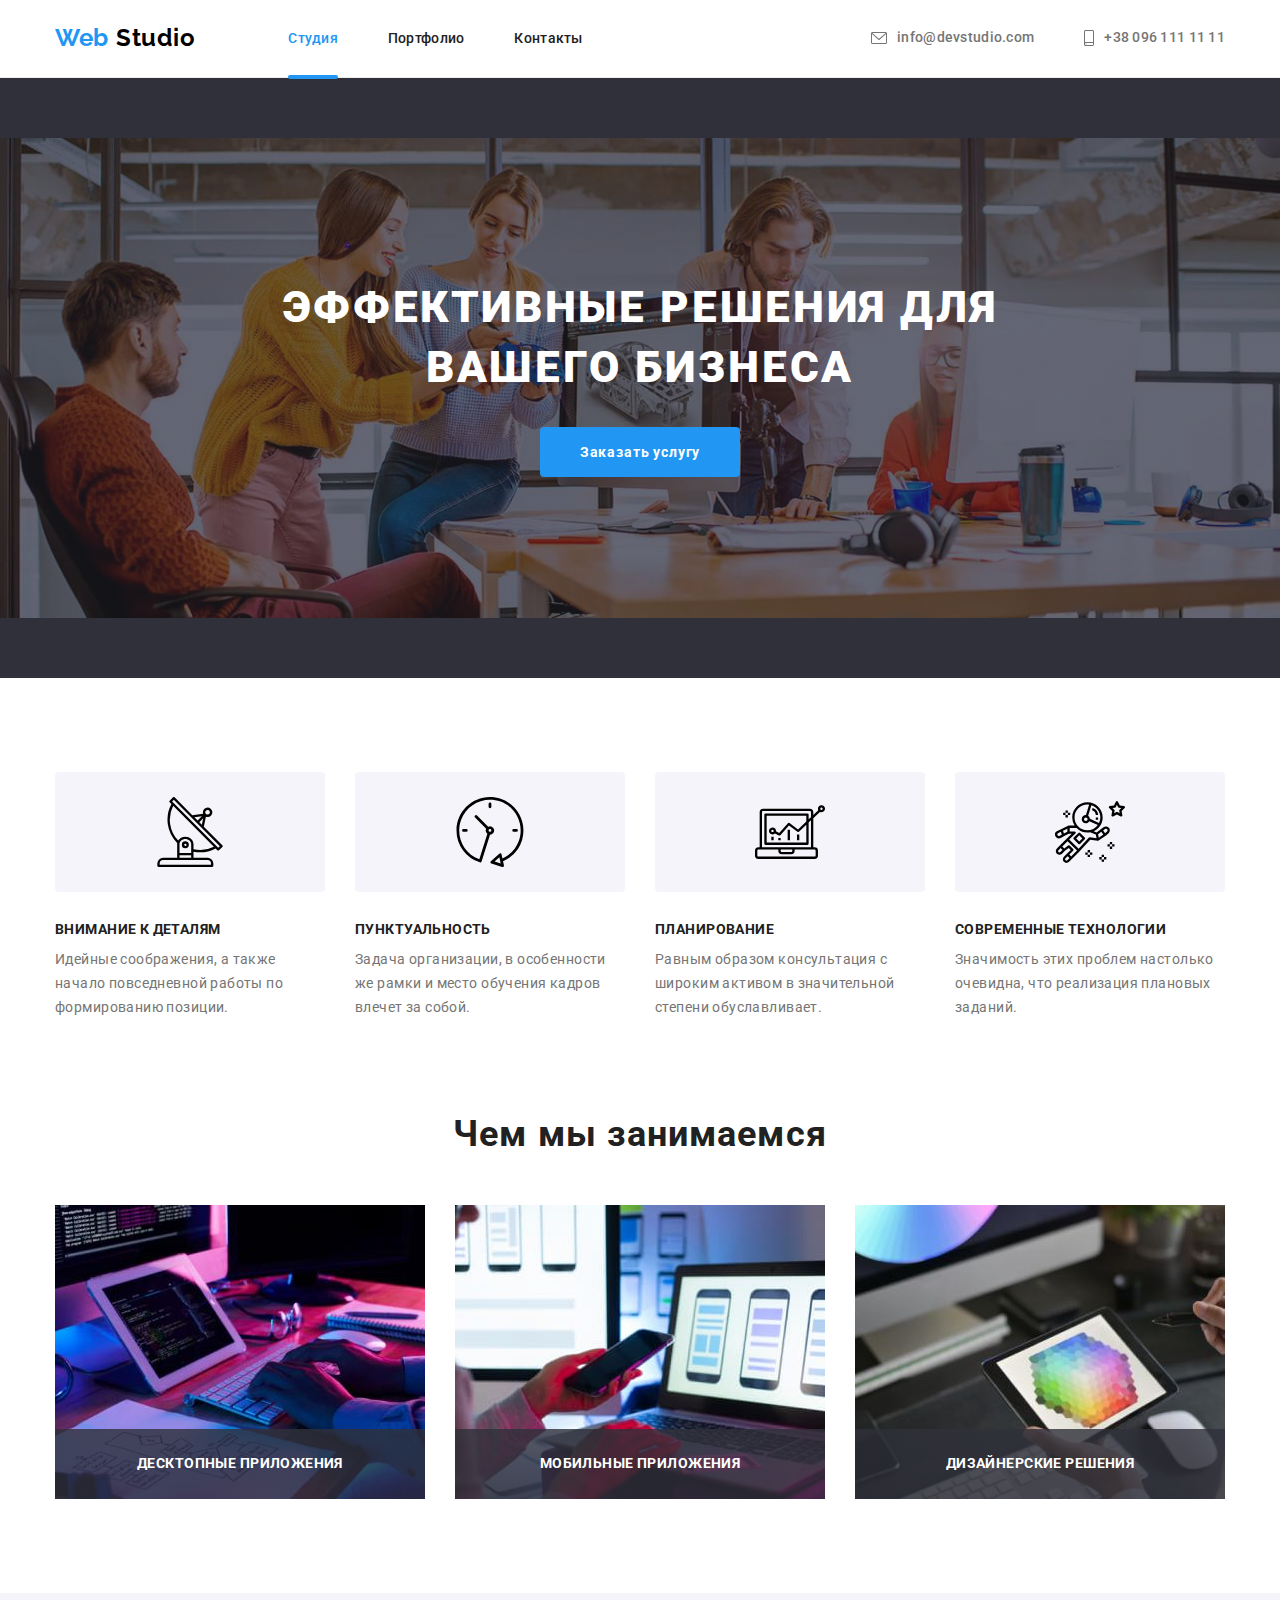
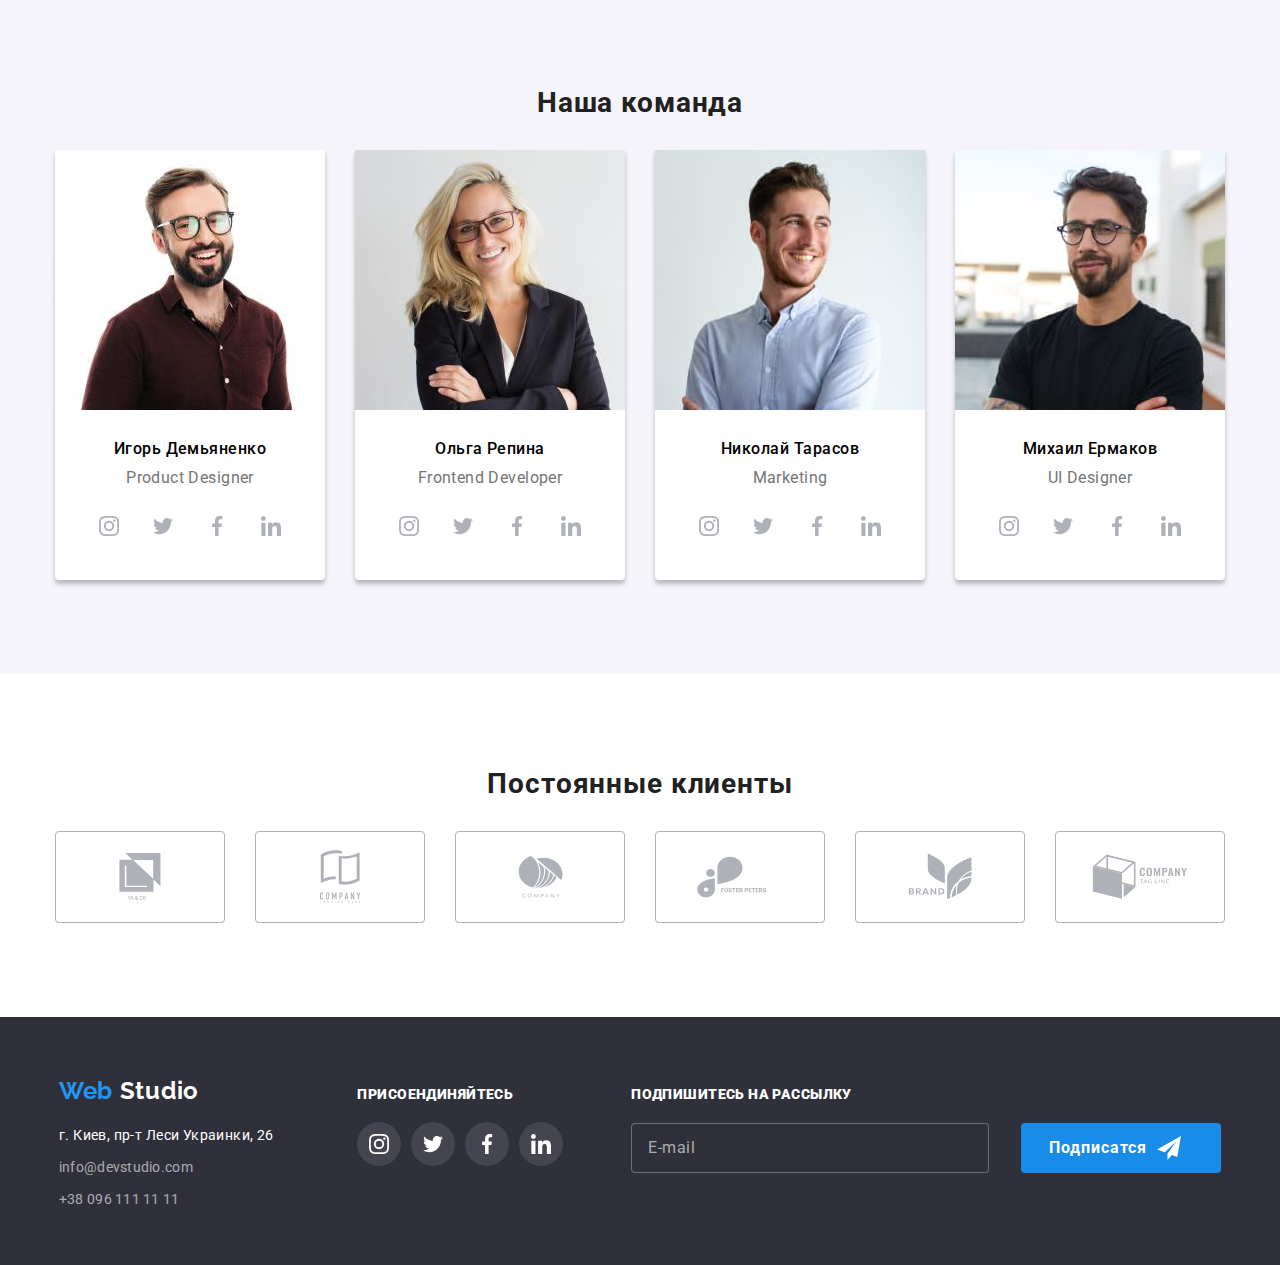
<file: index.html>
<!DOCTYPE html>
<html lang="ru">
  <head>
    <meta charset="UTF-8" />
    <meta http-equiv="X-UA-Compatible" content="IE=edge" />
    <meta name="viewport" content="width=device-width, initial-scale=1.0" />
    <title>Document</title>
    <link rel="preconnect" href="https://fonts.googleapis.com" />
    <link rel="preconnect" href="https://fonts.gstatic.com" crossorigin />
    <link
      href="https://fonts.googleapis.com/css2?family=Raleway:wght@700&family=Roboto:wght@400;500;700;900&display=swap"
      rel="stylesheet"
    />
    <link
      rel="stylesheet"
      href="https://cdnjs.cloudflare.com/ajax/libs/modern-normalize/1.1.0/modern-normalize.min.css"
    />
    <link rel="stylesheet" href="./css/main.min.css" />

    <!-- head -->
  </head>
  <body>
    <header class="header">
      <div class="container">
        <nav class="container__nav">
          <a href="index.html" class="logo link">
            <span class="logo__part--blue">Web</span>
            <span class="logo__part--black">Studio</span>
          </a>
          <ul class="navigations list">
            <li class="navigations-nl">
              <a href="" class="navigations__link navigations__link--current link">Студия</a>
            </li>
            <li class="navigations-nl">
              <a href="./portfolio.html" class="navigations__link link">Портфолио</a>
            </li>
            <li class="navigations-nl"><a href="" class="navigations__link link">Контакты</a></li>
          </ul>
        </nav>
        <ul class="contacts list">
          <li class="contacts__part">
            <a href="mailto" class="contacts__item link">
              <svg class="contacts__pict" width="16" height="12">
                <use href="./img/symbol-defs.svg#icon-envelope-hover"></use></svg
              >info@devstudio.com</a
            >
          </li>
          <li class="contacts__part">
            <a href="tel:+380961111111" class="contacts__item link"
              ><svg class="contacts__pict" width="10" height="16">
                <use href="./img/symbol-defs.svg#icon-smartphone"></use></svg
              >+38 096 111 11 11</a
            >
          </li>
        </ul>
        <button class="menu-open" type="button">
          <svg class="menu-svd" width="40" height="40">
            <use href="./img/menu-but.svg#icon-menu_40px"></use>
          </svg>
        </button>
        <div class="mob-menu is-hidden">
          <div class="mob-cotainer">
            <div>
              <button class="menu-close" type="button">
                <svg class="menu-svd" width="40" height="40">
                  <use href="./img/mod-svg.svg#icon-close_40px"></use>
                </svg>
              </button>
              <ul class="mob-navigations list">
                <li class="mob-navigations-item">
                  <a href="" class="mob-navigations-link current link">Студия</a>
                </li>
                <li class="mob-navigations-item">
                  <a href="./portfolio.html" class="mob-navigations-link link">Портфолио</a>
                </li>
                <li class="mob-navigations-item">
                  <a href="" class="mob-navigations-link link">Контакты</a>
                </li>
              </ul>
            </div>
            <div>
              <ul class="mob-contacts list">
                <li class="mob-contacts-item">
                  <a href="tel:+380961111111" class="mob-contacts-tel link">+38 096 111 11 11</a>
                </li>
                <li class="mob-contacts-item">
                  <a href="mailto" class="mob-contacts-link link"> info@devstudio.com</a>
                </li>
              </ul>
              <ul class="mob-soc-list">
                <li class="mob-soc-item list">
                  <a href="mailto" class="mob-soc-link link"> Instagram</a>
                </li>
                <li class="mob-soc-item list">
                  <a href="mailto" class="mob-soc-link link"> Twitter</a>
                </li>
                <li class="mob-soc-item list">
                  <a href="mailto" class="mob-soc-link link"> Facebook</a>
                </li>
                <li class="mob-soc-item list">
                  <a href="mailto" class="mob-soc-link link"> LinkedIn</a>
                </li>
              </ul>
            </div>
          </div>
        </div>
      </div>
    </header>

    <!-- hero -->
    <main class="main-content">
      <section class="hero">
        <div class="container">
          <div class="hero-content">
            <h1 class="hero-head">Эффективные решения для вашего бизнеса</h1>
            <button type="button" class="btn-hero" data-modal-open>Заказать услугу</button>
          </div>
        </div>
      </section>

      <!-- наши ценности -->

      <section class="task">
        <div class="container">
          <h2 class="visually-hidden">Главное в нашей работе</h2>
          <ul class="task-list list">
            <li class="task-item">
              <div class="task-pic">
                <svg class="task-list-pict" width="70" height="70">
                  <use href="./img/symbol-defs.svg#icon-antenna-1"></use>
                </svg>
              </div>
              <h3 class="details">Внимание к деталям</h3>
              <p class="details-text">
                Идейные соображения, а также начало повседневной работы по формированию позиции.
              </p>
            </li>
            <li class="task-item">
              <div class="task-pic">
                <svg class="task-list-pict" width="70" height="70">
                  <use href="./img/symbol-defs.svg#icon-clock-1"></use>
                </svg>
              </div>
              <h3 class="punctuality">Пунктуальность</h3>
              <p class="punctuality-text">
                Задача организации, в особенности же рамки и место обучения кадров влечет за собой.
              </p>
            </li>
            <li class="task-item">
              <div class="task-pic">
                <svg class="task-list-pict" width="70" height="70">
                  <use href="./img/symbol-defs.svg#icon-diagram-1"></use>
                </svg>
              </div>
              <h3 class="planning">Планирование</h3>
              <p class="planning-text">
                Равным образом консультация с широким активом в значительной степени обуславливает.
              </p>
            </li>
            <li class="task-item">
              <div class="task-pic">
                <svg class="task-list-pict" width="70" height="70">
                  <use href="./img/symbol-defs.svg#icon-astronaut-1"></use>
                </svg>
              </div>
              <h3 class="tech">Современные технологии</h3>
              <p class="tech-text">
                Значимость этих проблем настолько очевидна, что реализация плановых заданий.
              </p>
            </li>
          </ul>
        </div>
      </section>

      <!-- Чем мы занимаемся -->

      <section class="wedo">
        <div class="container">
          <h2 class="wedo-title">Чем мы занимаемся</h2>
          <ul class="wedo-list list">
            <li class="wedo-item">
              <img
                srcset="./img/wedo1-dt-1x.jpg 1x, ./img/wedo1-dt-2x.jpg 2x"
                src="./img/wedo1.jpg"
                alt="Строим схемы"
              />

              <div class="over-block">
                <h3 class="over-block-title">ДЕСКТОПНЫЕ ПРИЛОЖЕНИЯ</h3>
              </div>
            </li>
            <li class="wedo-item">
              <img
                srcset="./img/wedo2-dt-1x.jpg 1x, ./img/wedo2-dtx2.jpg 2x"
                src="./img/wedo2.jpg"
                alt="Разрабатываем дизайн"
              />

              <div class="over-block">
                <h3 class="over-block-title">МОБИЛЬНЫЕ ПРИЛОЖЕНИЯ</h3>
              </div>
            </li>
            <li class="wedo-item">
              <img
                srcset="./img/wedo3-dt-1x.jpg 1x, ./img/wedo3-dt-2x.jpg 2x"
                src="img/wedo3.jpg"
                alt="Стилизуем"
              />

              <div class="over-block">
                <h3 class="over-block-title">ДИЗАЙНЕРСКИЕ РЕШЕНИЯ</h3>
              </div>
            </li>
          </ul>
        </div>
      </section>

      <!-- Наша команда -->

      <section class="team-set main-content__team-set">
        <div class="container">
          <h2 class="team-set__title team-set__title--font">Наша команда</h2>
          <ul class="team-list team-set__team-list list">
            <li class="team-item team-set__team-item team-set__team-item--color">
              <picture>
                <source
                  srcset="./img/team1-dt-1x.jpg 1x, ./img/team1-dt-2x.jpg 2x"
                  type="image/jpg"
                  media="(min-width: 1200px)"
                />

                <source
                  srcset="./img/team1-tab-1x.jpg 1x, ./img/team1-tab-2x.jpg 2x"
                  type="image/jpg"
                  media="(min-width: 768px)"
                />
                <source
                  srcset="./img/team1-mob-1x.jpg 1x, ./img/team1-mob-2x.jpg 2x"
                  type="image/jpg"
                  media="(max-width: 767px)"
                />

                <img src="./img/tem1.jpg" class="team-item__image" alt="Игорь Демьяненко" />
              </picture>

              <h2 class="team-set__pd">Игорь Демьяненко</h2>
              <p class="team-set__pd-title">Product Designer</p>
              <ul class="soc-list team-set__soc-list list">
                <li class="soc-list__item">
                  <a href="" class="soc-list__link link">
                    <svg class="soc-list__pict" width="20" height="20">
                      <use href="./img/symbol-defs.svg#icon-instagram-2"></use>
                    </svg>
                  </a>
                </li>
                <li class="soc-list__item">
                  <a href="" class="soc-list__link link">
                    <svg class="soc-list__pict" width="20" height="20">
                      <use href="./img/symbol-defs.svg#icon-twitter-1"></use>
                    </svg>
                  </a>
                </li>
                <li class="soc-list__item">
                  <a href="" class="soc-list__link link">
                    <svg class="soc-list__pict" width="20" height="20">
                      <use href="./img/symbol-defs.svg#icon-facebook-1"></use>
                    </svg>
                  </a>
                </li>
                <li class="soc-list__item">
                  <a href="" class="soc-list__link link">
                    <svg class="soc-list__pict" width="20" height="20">
                      <use href="./img/symbol-defs.svg#icon-linkedin-1"></use>
                    </svg>
                  </a>
                </li>
              </ul>
            </li>
            <li class="team-item team-set__team-item team-set__team-item--color">
              <picture>
                <source
                  srcset="./img/team2-dt-1x.jpg 1x, ./img/team2-dt-1x.jpg 2x"
                  media="(min-width: 1200px)"
                />
                <source
                  srcset="./img/team2-tab-1x.jpg 1x, ./img/team2-tab-2x.jpg 2x"
                  media="(min-width: 768px)"
                />
                <source
                  srcset="./img/team2-mob-1x.jpg 1x, ./img/team2-mob-2x.jpg 2x"
                  media="(max-width: 767px)"
                />
                <img src="./img/tem2.jpg" class="team-item__image" alt="Ольга Репина" />
              </picture>

              <h2 class="team-set__fd">Ольга Репина</h2>
              <p class="team-set__fd-title">Frontend Developer</p>
              <ul class="soc-list team-set__soc-list list">
                <li class="soc-list__item">
                  <a href="" class="soc-list__link link">
                    <svg class="soc-list__pict" width="20" height="20">
                      <use href="./img/symbol-defs.svg#icon-instagram-2"></use>
                    </svg>
                  </a>
                </li>
                <li class="soc-list__item">
                  <a href="" class="soc-list__link link">
                    <svg class="soc-list__pict" width="20" height="20">
                      <use href="./img/symbol-defs.svg#icon-twitter-1"></use>
                    </svg>
                  </a>
                </li>
                <li class="soc-list__item">
                  <a href="" class="soc-list__link link">
                    <svg class="soc-list__pict" width="20" height="20">
                      <use href="./img/symbol-defs.svg#icon-facebook-1"></use>
                    </svg>
                  </a>
                </li>
                <li class="soc-list__item">
                  <a href="" class="soc-list__link link">
                    <svg class="soc-list__pict" width="20" height="20">
                      <use href="./img/symbol-defs.svg#icon-linkedin-1"></use>
                    </svg>
                  </a>
                </li>
              </ul>
            </li>
            <li class="team-item team-set__team-item team-set__team-item--color">
              <picture>
                <source
                  srcset="./img/team3-dt-1x.jpg 1x, ./img/team3-dt-2x.jpg 2x"
                  media="(min-width: 1200px)"
                />
                <source
                  srcset="./img/team3-tab-1x.jpg 1x, ./img/team3-tab-2x.jpg 2x"
                  media="(min-width: 768px)"
                />
                <source
                  srcset="./img/team3-mob-1x.jpg 1x, ./img/team3-mob-2x.jpg 2x"
                  media="(max-width: 767px)"
                />
                <img src="./img/tem3.jpg" class="team-item__image" alt="Николай Тарасов" />
              </picture>

              <h2 class="team-set__marc">Николай Тарасов</h2>
              <p class="team-set__mark-title">Marketing</p>
              <ul class="soc-list team-set__soc-list list">
                <li class="soc-list__item">
                  <a href="" class="soc-list__link link">
                    <svg class="soc-list__pict" width="20" height="20">
                      <use href="./img/symbol-defs.svg#icon-instagram-2"></use>
                    </svg>
                  </a>
                </li>
                <li class="soc-list__item">
                  <a href="" class="soc-list__link link">
                    <svg class="soc-list__pict" width="20" height="20">
                      <use href="./img/symbol-defs.svg#icon-twitter-1"></use>
                    </svg>
                  </a>
                </li>
                <li class="soc-list__item">
                  <a href="" class="soc-list__link link">
                    <svg class="soc-list__pict" width="20" height="20">
                      <use href="./img/symbol-defs.svg#icon-facebook-1"></use>
                    </svg>
                  </a>
                </li>
                <li class="soc-list__item">
                  <a href="" class="soc-list__link link">
                    <svg class="soc-list__pict" width="20" height="20">
                      <use href="./img/symbol-defs.svg#icon-linkedin-1"></use>
                    </svg>
                  </a>
                </li>
              </ul>
            </li>
            <li class="team-item team-set__team-item team-set__team-item--color">
              <picture>
                <source
                  srcset="./img/team4-dt-1x.jpg 1x, ./img/team4-dt-2x.jpg 2x"
                  media="(min-width: 1200px)"
                />
                <source
                  srcset="./img/team4-tab-1x.jpg 1x, ./img/team4-tab-2x.jpg 2x"
                  media="(min-width: 768px)"
                />
                <source
                  srcset="./img/team4-tab-1x.jpg 1x, ./img/team4-mob-2x.jpg 2x"
                  media="(max-width: 767px)"
                />
                <img src="./img/tem4.jpg" class="team-item__image" alt="Михаил Ермаков" />
              </picture>

              <h2 class="team-set__des">Михаил Ермаков</h2>
              <p class="team-set__des-title">UI Designer</p>
              <ul class="soc-list team-set__soc-list list">
                <li class="soc-list__item">
                  <a href="" class="soc-list__link link">
                    <svg class="soc-list__pict" width="20" height="20">
                      <use href="./img/symbol-defs.svg#icon-instagram-2"></use>
                    </svg>
                  </a>
                </li>
                <li class="soc-list__item">
                  <a href="" class="soc-list__link link">
                    <svg class="soc-list__pict" width="20" height="20">
                      <use href="./img/symbol-defs.svg#icon-twitter-1"></use>
                    </svg>
                  </a>
                </li>
                <li class="soc-list__item">
                  <a href="" class="soc-list__link link">
                    <svg class="soc-list__pict" width="20" height="20">
                      <use href="./img/symbol-defs.svg#icon-facebook-1"></use>
                    </svg>
                  </a>
                </li>
                <li class="soc-list__item">
                  <a href="" class="soc-list__link link">
                    <svg class="soc-list__pict" width="20" height="20">
                      <use href="./img/symbol-defs.svg#icon-linkedin-1"></use>
                    </svg>
                  </a>
                </li>
              </ul>
            </li>
          </ul>
        </div>
      </section>

      <!-- Постоянные клиенты -->

      <section class="client">
        <div class="container">
          <h2 class="team-title">Постоянные клиенты</h2>
          <ul class="client-list list">
            <li class="client-list-item">
              <a href="" class="client-link link">
                <svg class="client-list-pict" width="42" height="47">
                  <use href="./img/icon-new.svg#icon-group"></use>
                </svg>
              </a>
            </li>
            <li class="client-list-item">
              <a href="" class="client-link link">
                <svg class="client-list-pict" width="41" height="53">
                  <use href="./img/icon-new.svg#icon-group-1"></use>
                </svg>
              </a>
            </li>
            <li class="client-list-item">
              <a href="" class="client-link link">
                <svg class="client-list-pict" width="45" height="43">
                  <use href="./img/icon-new.svg#icon-group-2"></use>
                </svg>
              </a>
            </li>
            <li class="client-list-item">
              <a href="" class="client-link link">
                <svg class="client-list-pict" width="119" height="42">
                  <use href="./img/icon-new.svg#icon-group-3"></use>
                </svg>
              </a>
            </li>
            <li class="client-list-item">
              <a href="" class="client-link link">
                <svg class="client-list-pict" width="65" height="47">
                  <use href="./img/icon-new.svg#icon-group-4"></use>
                </svg>
              </a>
            </li>
            <li class="client-list-item">
              <a href="" class="client-link link">
                <svg class="client-list-pict" width="96" height="45">
                  <use href="./img/icon-new.svg#icon-group-5"></use>
                </svg>
              </a>
            </li>
          </ul>
        </div>
      </section>
    </main>

    <!-- footer -->
    <footer class="footer">
      <div class="container">
        <div class="foot-block footer__foot-block">
          <div class="soc-block-addres">
            <a href="index.html" class="logo link">
              <span class="logo__part--blue">Web</span>
              <span class="logo__part--white">Studio</span></a
            >
            <address class="address">
              <p class="address__sity-street">г. Киев, пр-т Леси Украинки, 26</p>
              <ul class="address__cont-foot list">
                <li class="cont-foot__mail-f">
                  <a href="mailto" class="cont-foot__item link">info@devstudio.com</a>
                </li>
                <li class="tel-f">
                  <a href="tel:+380961111111" class="cont-foot__item link">+38 096 111 11 11</a>
                </li>
              </ul>
            </address>
          </div>

          <div class="foot-soc foot-block__foot-soc">
            <p class="foot-soc__title"><strong>присоендиняйтесь</strong></p>
            <ul class="social-icons foot-soc__social-icons list">
              <li class="social-icons__item">
                <a href="" class="social-icons__link link">
                  <svg class="social-icons__pict" width="20" height="20">
                    <use href="./img/symbol-defs.svg#icon-instagram-2"></use>
                  </svg>
                </a>
              </li>
              <li class="social-icons__item">
                <a href="" class="social-icons__link link">
                  <svg class="social-icons__pict" width="20" height="20">
                    <use href="./img/symbol-defs.svg#icon-twitter-1"></use>
                  </svg>
                </a>
              </li>
              <li class="social-icons__item">
                <a href="" class="social-icons__link link">
                  <svg class="social-icons__pict" width="20" height="20">
                    <use href="./img/symbol-defs.svg#icon-facebook-1"></use>
                  </svg>
                </a>
              </li>
              <li class="social-icons__item">
                <a href="" class="social-icons__link link">
                  <svg class="social-icons__pict" width="20" height="20">
                    <use href="./img/symbol-defs.svg#icon-linkedin-1"></use>
                  </svg>
                </a>
              </li>
            </ul>
          </div>

          <form class="foot-form foot-block__foot-form">
            <b class="foot-form__label"><strong>ПОДПИШИТЕСЬ НА РАССЫЛКУ</strong></b>
            <div class="form-wrapper">
              <input class="foot-form__input" type="email" name="mail" placeholder="E-mail" />
              <div class="wrap-batton foot-form__wrap-batton">
                <button type="submit" class="foot-form__button">
                  Подписатся
                  <svg class="foot-form__svg" width="24" height="24">
                    <use href="./img/icons.svg#icon-icon-send"></use>
                  </svg>
                </button>
              </div>
            </div>
          </form>
        </div>
      </div>
    </footer>

    <!-- Modal -->
    <div class="backdrop is-hidden" data-modal>
      <div class="modal">
        <button class="btn-modal" data-modal-close>
          <svg class="mod-svg" width="18" height="18">
            <use href="./img/mod-svg.svg#icon-close-black-18dp-2-1"></use>
          </svg>
        </button>
        <form class="mod-form" autocomplete="off">
          <p class="form-title">Оставьте свои данные, мы Вам перезвоним</p>
          <div class="form-cont-list">
            <label class="form-cont" for="name">Имя</label>
            <div class="input-label">
              <input class="form-input" type="text" name="user-name" id="name" />
              <svg class="form-pict" width="18" height="18">
                <use href="./img/icons.svg#icon-person-black-18dp-1"></use>
              </svg>
            </div>
            <label class="form-cont" for="tel">Телефон</label>
            <div class="input-label">
              <input class="form-input" type="tel" name="tel" id="tel" />
              <svg class="form-pict" width="18" height="18">
                <use href="./img/icons.svg#icon-phone-black-18dp-1"></use>
              </svg>
            </div>
            <label class="form-cont" for="tel">Почта</label>
            <div class="input-label">
              <input class="form-input" type="email" name="mail" id="mail" />
              <svg class="form-pict" width="18" height="18">
                <use href="./img/icons.svg#icon-email-black-18dp-1"></use>
              </svg>
            </div>
            <label class="form-cont" for="comment">Комментарий</label>

            <textarea
              class="form-text"
              name="comment"
              id="comment"
              placeholder="Введите текст"
            ></textarea>
          </div>

          <label class="check-label">
            <span class="check-agre">
              <input class="checkbox" type="checkbox" name="agree" value="agree" />
              <svg class="checkbox-pict" width="16" height="15">
                <use href="./img/icons.svg#icon-Vector"></use>
              </svg>
              <span class="checkbox-text">Соглашаюсь с рассылкой и принимаю</span>
              <a href="" class="form-link">Условия договора</a>
            </span>
          </label>
          <button type="submit" class="form-button">Отправить</button>
        </form>
      </div>
    </div>
    <script src="./js/modal.js"></script>
    <script src="./js/menu.js"></script>
  </body>
</html>
</file>
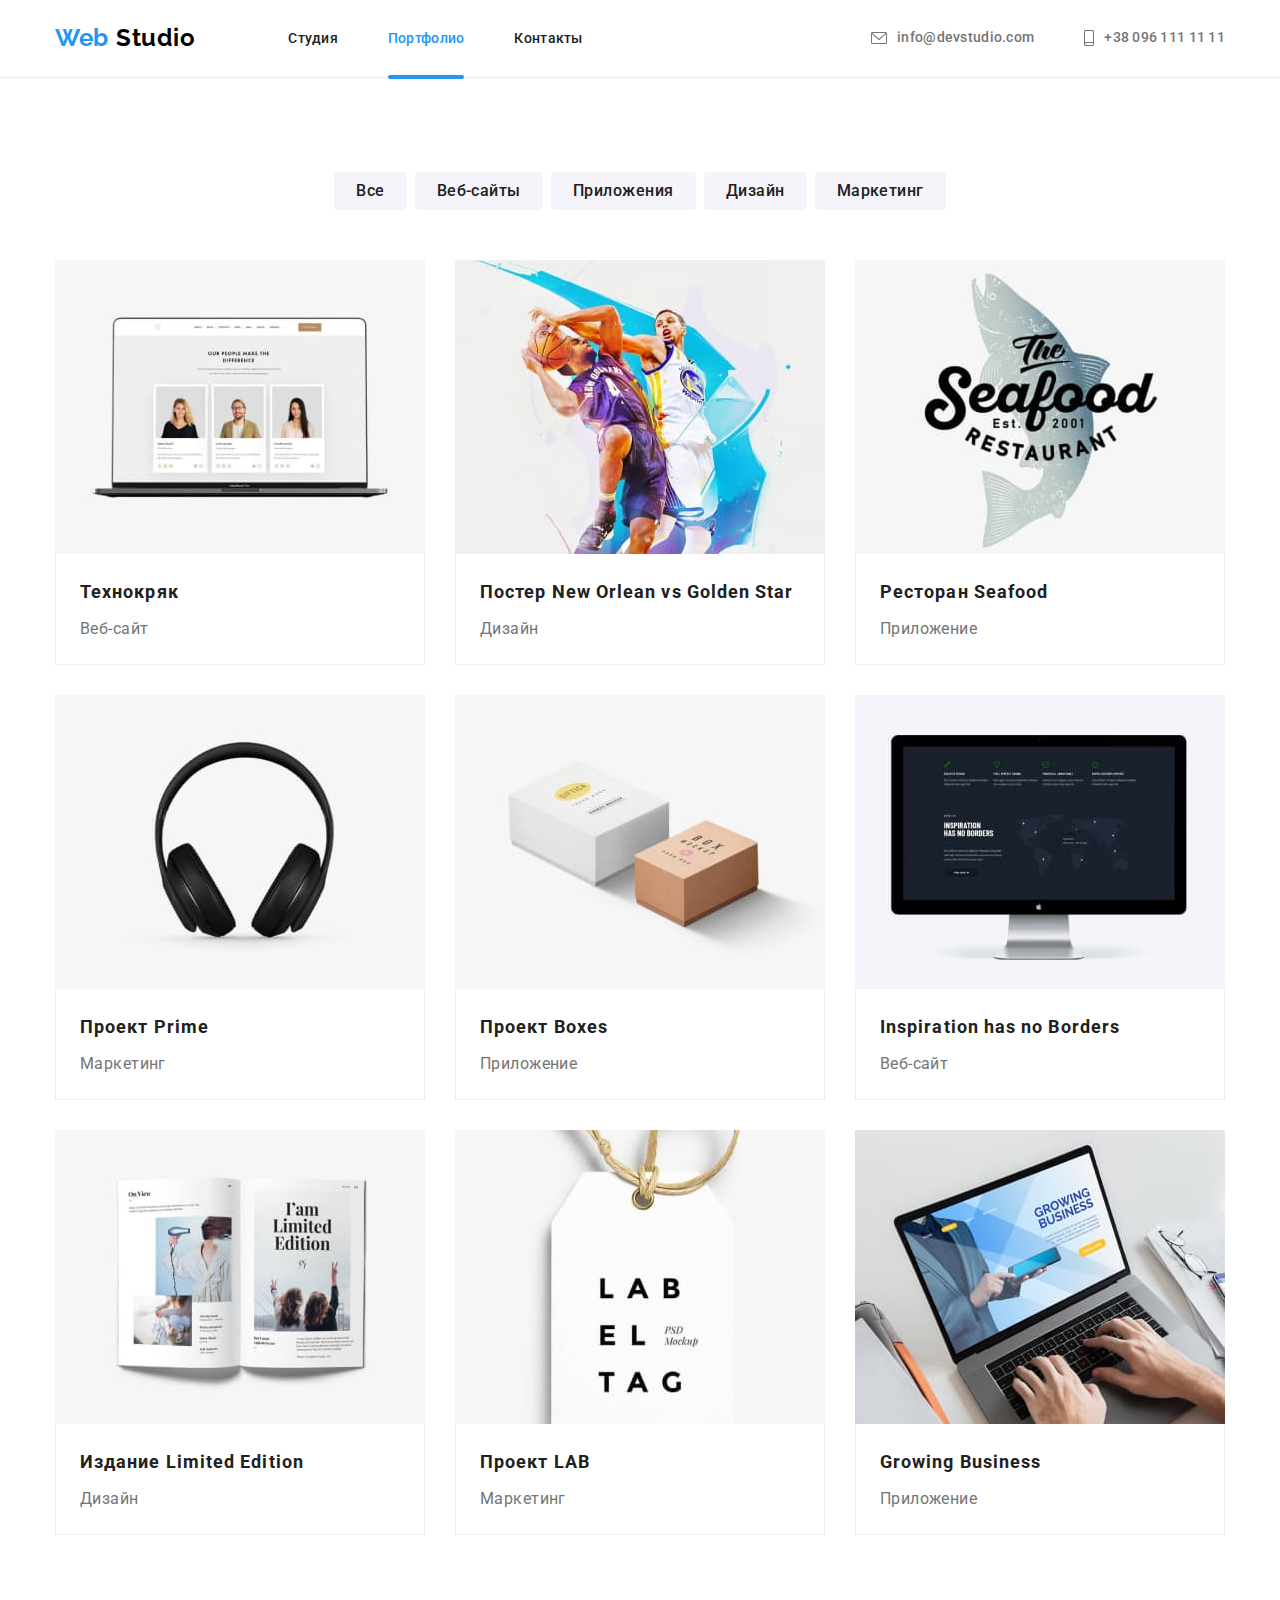
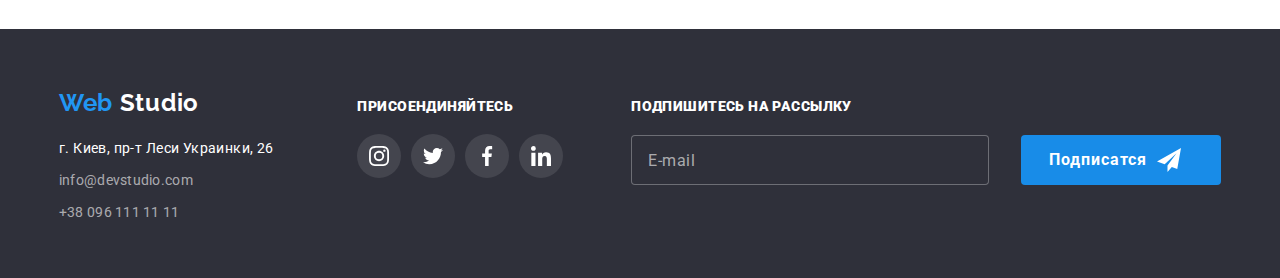
<file: portfolio.html>
<!DOCTYPE html>
<html lang="ru">
  <head>
    <meta charset="UTF-8" />
    <meta http-equiv="X-UA-Compatible" content="IE=edge" />
    <meta name="viewport" content="width=device-width, initial-scale=1.0" />
    <title>Portfolio</title>
    <link rel="preconnect" href="https://fonts.googleapis.com" />
    <link rel="preconnect" href="https://fonts.gstatic.com" crossorigin />
    <link
      href="https://fonts.googleapis.com/css2?family=Raleway:wght@700&family=Roboto:wght@400;500;700;900&display=swap"
      rel="stylesheet"
    />
    <link
      rel="stylesheet"
      href="https://cdnjs.cloudflare.com/ajax/libs/modern-normalize/1.1.0/modern-normalize.min.css"
    />
    <link
      rel="stylesheet"
      href="https://cdnjs.cloudflare.com/ajax/libs/modern-normalize/1.1.0/modern-normalize.min.css"
    />

    <link rel="stylesheet" href="./css/main.min.css" />
  </head>
  <body>
    <header class="header">
      <div class="container">
        <nav class="container__nav">
          <a href="index.html" class="logo link">
            <span class="logo__part--blue">Web</span>
            <span class="logo__part--black">Studio</span>
          </a>
          <ul class="navigations list">
            <li class="navigations-nl">
              <a href="./index.html" class="navigations__link link">Студия</a>
            </li>
            <li class="navigations-nl">
              <a href="" class="navigations__link navigations__link--current link">Портфолио</a>
            </li>
            <li class="navigations-nl"><a href="" class="navigations__link link">Контакты</a></li>
          </ul>
        </nav>
        <ul class="contacts list">
          <li class="contacts__part">
            <a href="mailto" class="contacts__item link">
              <svg class="contacts__pict" width="16" height="12">
                <use href="./img/symbol-defs.svg#icon-envelope-hover"></use></svg
              >info@devstudio.com</a
            >
          </li>
          <li class="contacts__part">
            <a href="tel:+380961111111" class="contacts__item link"
              ><svg class="contacts__pict" width="10" height="16">
                <use href="./img/symbol-defs.svg#icon-smartphone"></use></svg
              >+38 096 111 11 11</a
            >
          </li>
        </ul>
        <button class="menu-open" type="button">
          <svg class="menu-svd" width="40" height="40">
            <use href="./img/menu-but.svg#icon-menu_40px"></use>
          </svg>
        </button>
        <div class="mob-menu is-hidden">
          <div class="mob-cotainer">
            <div>
              <button class="menu-close" type="button">
                <svg class="menu-svd" width="40" height="40">
                  <use href="./img/mod-svg.svg#icon-close_40px"></use>
                </svg>
              </button>
              <ul class="mob-navigations list">
                <li class="mob-navigations-item">
                  <a href="./index.html" class="mob-navigations-link link">Студия</a>
                </li>
                <li class="mob-navigations-item">
                  <a href="" class="mob-navigations-link current link">Портфолио</a>
                </li>
                <li class="mob-navigations-item">
                  <a href="" class="mob-navigations-link link">Контакты</a>
                </li>
              </ul>
            </div>
            <div>
              <ul class="mob-contacts list">
                <li class="mob-contacts-item">
                  <a href="tel:+380961111111" class="mob-contacts-tel link">+38 096 111 11 11</a>
                </li>
                <li class="mob-contacts-item">
                  <a href="mailto" class="mob-contacts-link link"> info@devstudio.com</a>
                </li>
              </ul>
              <ul class="mob-soc-list">
                <li class="mob-soc-item list">
                  <a href="mailto" class="mob-soc-link link"> Instagram</a>
                </li>
                <li class="mob-soc-item list">
                  <a href="mailto" class="mob-soc-link link"> Twitter</a>
                </li>
                <li class="mob-soc-item list">
                  <a href="mailto" class="mob-soc-link link"> Facebook</a>
                </li>
                <li class="mob-soc-item list">
                  <a href="mailto" class="mob-soc-link link"> LinkedIn</a>
                </li>
              </ul>
            </div>
          </div>
        </div>
      </div>
    </header>
    <main>
      <!-- buttons -->
      <section class="porfolio">
        <div class="container">
          <h1 class="visually-hidden">Наши работы</h1>
          <ul class="button-portfolio list">
            <li><button type="button" class="button-portfolio-item">Все</button></li>
            <li><button type="button" class="button-portfolio-item">Веб-сайты</button></li>
            <li><button type="button" class="button-portfolio-item">Приложения</button></li>
            <li><button type="button" class="button-portfolio-item">Дизайн</button></li>
            <li><button type="button" class="button-portfolio-item">Маркетинг</button></li>
          </ul>

          <!-- Examples -->

          <ul class="work-list list">
            <li class="work-item">
              <a href="" class="imgp link">
                <div class="over">
                  <picture>
                    <source
                      srcset="./img/img1-dt-1x.jpg 1x, ./img/img1-dt-2x.jpg 2x"
                      media="(min-width: 1200px)"
                    />
                    <source
                      srcset="./img/img1-tab-1x.jpg 1x, ./img/img1-tab-2x.jpg 2x"
                      media="(min-width: 768px)"
                    />
                    <source
                      srcset="./img/img1-mob-1x.jpg 1x, ./img/img1-mob-2x.jpg 2x"
                      media="(max-width: 767px)"
                    />
                    <img src="./img/img1.jpg" alt="Технокряк" />
                  </picture>

                  <div class="over-text">
                    <span
                      >Ресурс предлагает комплексные предложения с разным уровнем функционала и
                      сервисов. Все это позволит посетителю получить исчерпывающие сведения о
                      компании или частном лице.</span
                    >
                  </div>
                </div>
                <div class="border-title">
                  <h2 class="work-pretitle">Технокряк</h2>
                  <p class="work-title">Веб-сайт</p>
                </div></a
              >
            </li>

            <li class="work-item">
              <a href="" class="imgp link">
                <div class="over">
                  <picture>
                    <source
                      srcset="./img/img2-dt-1x.jpg 1x, ./img/img2-dt-2x.jpg 2x"
                      media="(min-width: 1200px)"
                    />
                    <source
                      srcset="./img/img2-tab-1x.jpg 1x, ./img/img2-tab-2x.jpg2x"
                      media="(min-width: 768px)"
                    />
                    <source
                      srcset="./img/img2-mob-1x.jpg 1x, ./img/img2-mob-2x.jpg 2x"
                      media="(max-width: 767px)"
                    />
                    <img src="./img/img2.jpg" alt="Постер New Orlean vs Golden Star" width="370" />
                  </picture>

                  <div class="over-text">
                    <span
                      >Ресурс предлагает комплексные предложения с разным уровнем функционала и
                      сервисов. Все это позволит посетителю получить исчерпывающие сведения о
                      компании или частном лице.</span
                    >
                  </div>
                </div>
                <div class="border-title">
                  <h2 class="work-pretitle">Постер New Orlean vs Golden Star</h2>
                  <p class="work-title">Дизайн</p>
                </div></a
              >
            </li>
            <li class="work-item">
              <a href="" class="imgp link">
                <div class="over">
                  <picture>
                    <source
                      srcset="./img/img3-dt-1x.jpg 1x, ./img/img3-dt-2x.jpg 2x"
                      media="(min-width: 1200px)"
                    />
                    <source
                      srcset="./img/img3-tab-1x.jpg 1x, ./img/img3-tab-2x.jpg 2x"
                      media="(min-width: 768px)"
                    />
                    <source
                      srcset="./img/img3-mob-1x.jpg 1x, ./img/img3-mob-2x.jpg 2x"
                      media="(max-width: 767px)"
                    />
                    <img src="./img/img3.jpg" alt="Ресторан Seafood" width="370" />
                  </picture>

                  <div class="over-text">
                    <span
                      >Ресурс предлагает комплексные предложения с разным уровнем функционала и
                      сервисов. Все это позволит посетителю получить исчерпывающие сведения о
                      компании или частном лице.</span
                    >
                  </div>
                </div>
                <div class="border-title">
                  <h2 class="work-pretitle">Ресторан Seafood</h2>
                  <p class="work-title">Приложение</p>
                </div></a
              >
            </li>
            <li class="work-item">
              <a href="" class="imgp link">
                <div class="over">
                  <picture>
                    <source
                      srcset="./img/img4-dt-1x.jpg 1x, ./img/img4-dt-2x.jpg 2x"
                      media="(min-width: 1200px)"
                    />
                    <source
                      srcset="./img/img4-tab-1x.jpg 1x, ./img/img4-tab-2x.jpg 2x"
                      media="(min-width: 768px)"
                    />
                    <source
                      srcset="./img/img4-mob-1x.jpg 1x, ./img/img4-mob-2x.jpg 2x"
                      media="(max-width: 767px)"
                    />
                    <img src="./img/img4.jpg" alt="Проект Prime" width="370" />
                  </picture>

                  <div class="over-text">
                    <span
                      >Ресурс предлагает комплексные предложения с разным уровнем функционала и
                      сервисов. Все это позволит посетителю получить исчерпывающие сведения о
                      компании или частном лице.</span
                    >
                  </div>
                </div>
                <div class="border-title">
                  <h2 class="work-pretitle">Проект Prime</h2>
                  <p class="work-title">Маркетинг</p>
                </div></a
              >
            </li>
            <li class="work-item">
              <a href="" class="imgp link">
                <div class="over">
                  <picture>
                    <source
                      srcset="./img/img5-dt-1x.jpg 1x, ./img/img5-dt-2x.jpg 2x"
                      media="(min-width: 1200px)"
                    />
                    <source
                      srcset="./img/img5-tab-1x.jpg 1x, ./img/img5-tab-2x.jpg 2x"
                      media="(min-width: 768px)"
                    />
                    <source
                      srcset="./img/img5-mob-1x.jpg 1x, /img/img5-mob-2x.jpg 2x"
                      media="(max-width: 767px)"
                    />
                    <img src="./img/img5.jpg" alt="Проект Boxes" width="370" />
                  </picture>

                  <div class="over-text">
                    <span
                      >Ресурс предлагает комплексные предложения с разным уровнем функционала и
                      сервисов. Все это позволит посетителю получить исчерпывающие сведения о
                      компании или частном лице.</span
                    >
                  </div>
                </div>
                <div class="border-title">
                  <h3 class="work-pretitle">Проект Boxes</h3>
                  <p class="work-title">Приложение</p>
                </div></a
              >
            </li>
            <li class="work-item">
              <a href="" class="imgp link">
                <div class="over">
                  <picture>
                    <source
                      srcset="./img/img6-dt-1x.jpg 1x, ./img/img6-dt-2x.jpg 2x"
                      media="(min-width: 1200px)"
                    />
                    <source
                      srcset="./img/img6-tab-1x.jpg 1x, ./img/img6-tab-2x.jpg 2x"
                      media="(min-width: 768px)"
                    />
                    <source
                      srcset="./img/img6-mob-1x.jpg 1x, ./img/img6-mob-2x.jpg 2x"
                      media="(max-width: 767px)"
                    />
                    <img src="./img/img6.jpg" alt="" width="370" />
                  </picture>

                  <div class="over-text">
                    <span
                      >Ресурс предлагает комплексные предложения с разным уровнем функционала и
                      сервисов. Все это позволит посетителю получить исчерпывающие сведения о
                      компании или частном лице.</span
                    >
                  </div>
                </div>
                <div class="border-title">
                  <h2 class="work-pretitle">Inspiration has no Borders</h2>
                  <p class="work-title">Веб-сайт</p>
                </div></a
              >
            </li>
            <li class="work-item">
              <a href="" class="imgp link">
                <div class="over">
                  <picture>
                    <source
                      srcset="./img/img7-dt-1x.jpg 1x, ./img/img7-dt-2x.jpg 2x"
                      media="(min-width: 1200px)"
                    />
                    <source
                      srcset="./img/img7-tab-1x.jpg 1x, ./img/img7-tab-2x.jpg 2x"
                      media="(min-width: 768px)"
                    />
                    <source
                      srcset="./img/img7-mob-1x.jpg 1x, ./img/img7-mob-2x.jpg 2x"
                      media="(max-width: 767px)"
                    />
                    <img src="./img/img7.jpg" alt="Издание Limited Edition" />
                  </picture>

                  <div class="over-text">
                    <span
                      >Ресурс предлагает комплексные предложения с разным уровнем функционала и
                      сервисов. Все это позволит посетителю получить исчерпывающие сведения о
                      компании или частном лице.</span
                    >
                  </div>
                </div>
                <div class="border-title">
                  <h2 class="work-pretitle">Издание Limited Edition</h2>
                  <p class="work-title">Дизайн</p>
                </div></a
              >
            </li>
            <li class="work-item">
              <a href="" class="imgp link">
                <div class="over">
                  <picture>
                    <source
                      srcset="./img/img8-dt-1x.jpg 1x, ./img/img8-dt-2x.jpg 2x"
                      media="(min-width: 1200px)"
                    />
                    <source
                      srcset="./img/img8-tab-1x.jpg 1x, ./img/img8-tab-2x.jpg 2x"
                      media="(min-width: 768px)"
                    />
                    <source
                      srcset="./img/img8-mob-1x.jpg 1x, ./img/img8-mob-2x.jpg 2x"
                      media="(max-width: 767px)"
                    />
                    <img src="./img/img8.jpg" alt="Проект LAB" />
                  </picture>

                  <div class="over-text">
                    <span
                      >Ресурс предлагает комплексные предложения с разным уровнем функционала и
                      сервисов. Все это позволит посетителю получить исчерпывающие сведения о
                      компании или частном лице.</span
                    >
                  </div>
                </div>
                <div class="border-title">
                  <h2 class="work-pretitle">Проект LAB</h2>
                  <p class="work-title">Маркетинг</p>
                </div></a
              >
            </li>
            <li class="work-item">
              <a href="" class="imgp link">
                <div class="over">
                  <picture>
                    <source
                      srcset="./img/img9-dt-1x.jpg 1x, ./img/img9-dt-1x.jpg 2x"
                      media="(min-width: 1200px)"
                    />
                    <source
                      srcset="./img/img9-tab-1x.jpg 1x, ./img/img9-tab-2x.jpg 2x"
                      media="(min-width: 768px)"
                    />
                    <source
                      srcset="./img/img9-mob-1x.jpg 1x, ./img/img9-mob-2x.jpg 2x"
                      media="(max-width: 767px)"
                    />
                    <img src="./img/img9.jpg" alt="Growing Business" />
                  </picture>

                  <div class="over-text">
                    <span
                      >Ресурс предлагает комплексные предложения с разным уровнем функционала и
                      сервисов. Все это позволит посетителю получить исчерпывающие сведения о
                      компании или частном лице.</span
                    >
                  </div>
                </div>
                <div class="border-title">
                  <h2 class="work-pretitle">Growing Business</h2>
                  <p class="work-title">Приложение</p>
                </div></a
              >
            </li>
          </ul>
        </div>
      </section>
    </main>

    <!-- footer -->

    <footer class="footer">
      <div class="container">
        <div class="foot-block footer__foot-block">
          <div class="soc-block-addres">
            <a href="index.html" class="logo link">
              <span class="logo__part--blue">Web</span>
              <span class="logo__part--white">Studio</span></a
            >
            <address class="address">
              <p class="address__sity-street">г. Киев, пр-т Леси Украинки, 26</p>
              <ul class="address__cont-foot list">
                <li class="cont-foot__mail-f">
                  <a href="mailto" class="cont-foot__item link">info@devstudio.com</a>
                </li>
                <li class="tel-f">
                  <a href="tel:+380961111111" class="cont-foot__item link">+38 096 111 11 11</a>
                </li>
              </ul>
            </address>
          </div>

          <div class="foot-soc foot-block__foot-soc">
            <p class="foot-soc__title"><strong>присоендиняйтесь</strong></p>
            <ul class="social-icons foot-soc__social-icons list">
              <li class="social-icons__item">
                <a href="" class="social-icons__link link">
                  <svg class="social-icons__pict" width="20" height="20">
                    <use href="./img/symbol-defs.svg#icon-instagram-2"></use>
                  </svg>
                </a>
              </li>
              <li class="social-icons__item">
                <a href="" class="social-icons__link link">
                  <svg class="social-icons__pict" width="20" height="20">
                    <use href="./img/symbol-defs.svg#icon-twitter-1"></use>
                  </svg>
                </a>
              </li>
              <li class="social-icons__item">
                <a href="" class="social-icons__link link">
                  <svg class="social-icons__pict" width="20" height="20">
                    <use href="./img/symbol-defs.svg#icon-facebook-1"></use>
                  </svg>
                </a>
              </li>
              <li class="social-icons__item">
                <a href="" class="social-icons__link link">
                  <svg class="social-icons__pict" width="20" height="20">
                    <use href="./img/symbol-defs.svg#icon-linkedin-1"></use>
                  </svg>
                </a>
              </li>
            </ul>
          </div>

          <form class="foot-form foot-block__foot-form">
            <b class="foot-form__label"><strong>ПОДПИШИТЕСЬ НА РАССЫЛКУ</strong></b>
            <div class="form-wrapper">
              <input class="foot-form__input" type="email" name="mail" placeholder="E-mail" />
              <div class="wrap-batton foot-form__wrap-batton">
                <button type="submit" class="foot-form__button">
                  Подписатся
                  <svg class="foot-form__svg" width="24" height="24">
                    <use href="./img/icons.svg#icon-icon-send"></use>
                  </svg>
                </button>
              </div>
            </div>
          </form>
        </div>
      </div>
    </footer>
    <script src="./js/menu.js"></script>
  </body>
</html>
</file>
<file: css/main.min.css>
:root{--primery-text-color: #757575;--title-text-color: #212121;--accent-color: #2196f3;--hero-color: #ffffff;--back-hero-footer-color: #2f303a;--back-team-color: #f5f4fa;--back-midle-color: #e5e5e5;--logo-color: #000000;--portfolio-photo-back-color: #eeeeee;--border-bc: #ececec;--icon-fill: #afb1b8;--section-client: #f5f5f5}body{font-family:roboto,sans-serif;font-size:14px;letter-spacing:.03em;background-color:var(--hero-color)}button{font-family:inherit}img{display:block;max-width:100%;height:auto;width:100%}.list{list-style:none;padding:0}.link{text-decoration:none}.visually-hidden{position:absolute;white-space:nowrap;width:1px;height:1px;overflow:hidden;border:0;padding:0;clip:rect(0 0 0 0);clip-path:inset(50%);margin:-1px}.container{margin-left:auto;margin-right:auto;width:100%;padding-left:15px;padding-right:15px}@media screen and (min-width: 480px){.container{max-width:480px}}@media screen and (min-width: 768px){.container{max-width:768px}}@media screen and (min-width: 1200px){.container{max-width:1200px}}.btn-hero{padding:10px 32px;border-radius:4px;border:none;color:var(--hero-color);background-color:var(--accent-color);font-weight:700;font-size:16px;line-height:1.88;align-items:center;letter-spacing:.06em;cursor:pointer;min-width:200px;height:50px}@media screen and (min-width: 320px){.btn-hero{font-size:14px}}.logo{font-family:"Raleway";font-style:normal;font-weight:700;font-size:24px;line-height:1.16;letter-spacing:.03em;padding-top:24px;padding-bottom:25px;margin-right:93px}.logo__part--blue{color:var(--accent-color)}.logo__part--black{color:var(--logo-color)}.container__nav{display:flex;align-items:center}.navigations__link{color:var(--title-text-color);font-weight:500;font-size:14px;line-height:1.14;letter-spacing:.02em;padding-top:32px;padding-bottom:32px}.navigations__link:hover,.navigations__link:focus{color:var(--accent-color)}.navigations{display:none;margin-top:0;margin-bottom:0;padding-left:0;gap:50px}.navigations .navigations__link--current{color:var(--accent-color);padding-top:25px;padding-bottom:25px}@media screen and (min-width: 768px){.navigations{display:flex}}.navigations__link--current{position:relative}.navigations__link--current::after{content:"";position:absolute;right:0px;bottom:0px;top:28px;display:block;width:100%;height:4px;background-color:var(--accent-color);border-radius:2px;transform:translateY(42px)}.contacts__item{display:flex;align-items:center;color:var(--primery-text-color);font-weight:500;font-size:14px;line-height:1.14;letter-spacing:.02em;font-style:normal;transition:color 250ms cubic-bezier(0.4, 0, 0.2, 1)}.contacts__item:hover,.contacts__item:focus{color:var(--accent-color)}.contacts__pict{align-content:center;margin-right:10px;fill:currentColor}.contacts{display:none;margin-top:0;margin-bottom:0;margin-left:auto;align-items:center}@media screen and (min-width: 768px){.contacts{display:flex;flex-direction:column;align-items:flex-start;gap:10px}}@media screen and (min-width: 1200px){.contacts{flex-direction:row;gap:50px}}.logo{display:inline-block}.footer .container .logo{padding-top:0;padding-bottom:0;margin-bottom:20px;margin-right:0}.logo__part--white{color:var(--hero-color);font-family:"Raleway" sans-serif;font-weight:700;font-size:24px;line-height:1.16;letter-spacing:.03em}.address__cont-foot{margin-top:0;margin-bottom:0;padding-left:0}.soc-block-addres{display:flex;flex-direction:column;align-items:center}@media screen and (min-width: 1200px){.soc-block-addres{align-items:flex-start}}.cont-foot__item{color:rgba(255,255,255,.6);font-weight:400;font-size:14px;line-height:1.71;letter-spacing:.02em;font-style:normal}.cont-foot__mail-f{margin-bottom:8px}.address__sity-street{color:var(--hero-color);font-style:normal;line-height:1.71;margin-top:0;margin-bottom:8px}.address{text-align:center;align-items:center;width:231px;height:81px}@media screen and (min-width: 1200px){.address{text-align:left}}.footer__foot-block{display:flex;flex-direction:column;align-items:center;gap:60px}@media screen and (min-width: 768px){.footer__foot-block{flex-direction:row;flex-wrap:wrap;align-items:flex-start;justify-content:space-around}}@media screen and (min-width: 1200px){.footer__foot-block{flex-wrap:nowrap;align-items:baseline}}.foot-block__foot-soc{display:flex;flex-direction:column;align-items:center}@media screen and (min-width: 1200px){.foot-block__foot-soc{align-items:flex-start}}.foot-soc__title{font-family:"Roboto";font-style:normal;font-weight:700;font-size:14px;line-height:16px;letter-spacing:.03em;text-transform:uppercase;text-align:left;color:var(--hero-color);margin-bottom:20px;margin-top:0}.foot-soc__social-icons{display:flex;justify-content:flex-start;gap:10px;margin-top:0;margin-bottom:0}.social-icons__link{width:44px;height:44px;border-radius:50%;background:rgba(255,255,255,.1);display:flex;align-items:center;justify-content:center;fill:var(--hero-color);transition:background-color 250ms cubic-bezier(0.4, 0, 0.2, 1)}.social-icons__link:hover,.social-icons__link:focus{background-color:var(--accent-color)}.foot-block__foot-form{display:flex;flex-direction:column;align-items:center}@media screen and (min-width: 1200px){.foot-block__foot-form{align-items:flex-start}}.form-wrapper{display:flex}@media screen and (max-width: 480px){.form-wrapper{flex-wrap:wrap;flex-direction:column;align-items:center;gap:20px}}@media screen and (min-width: 480px){.form-wrapper{flex-wrap:wrap;flex-direction:column;align-items:center;gap:20px}}@media screen and (min-width: 1200px){.form-wrapper{flex-direction:row}}.foot-form__label{margin-bottom:20px;font-weight:700;font-size:14px;line-height:1.14;letter-spacing:.03em;text-transform:uppercase;color:var(--hero-color)}.foot-form__input{width:358px;height:50px;padding-left:16px;border:1px solid rgba(255,255,255,.3);border-radius:4px;background-color:var(--back-hero-footer-color);font-weight:400;font-size:16px;line-height:20px;letter-spacing:.03em;color:rgba(255,255,255,.6);outline:none}.foot-form__input::placeholder{font-weight:400;font-size:16px;line-height:20px;letter-spacing:.03em;color:rgba(255,255,255,.6)}@media screen and (max-width: 480px){.foot-form__input{width:100%}}@media screen and (min-width: 480px){.foot-form__input{width:450px}}@media screen and (min-width: 1200px){.foot-form__input{width:358px}}.foot-form__button{display:flex;align-items:center;min-width:200px;height:50px;padding-left:28px;border-radius:4px;border:none;color:var(--hero-color);background-color:#188ce8;font-weight:700;font-size:16px;line-height:1.88;align-items:center;letter-spacing:.06em;cursor:pointer}@media screen and (min-width: 1200px){.foot-form__button{margin-left:12px}}.foot-form__svg{margin-left:10px}.button-portfolio{margin-top:0;margin-bottom:50px;padding-left:0;display:flex;gap:8px;flex-wrap:wrap}@media screen and (min-width: 768px){.button-portfolio{justify-content:center}}.button-portfolio-item{padding:6px 22px;margin-bottom:0;color:var(--title-text-color);background-color:var(--back-team-color);font-weight:500;font-size:16px;line-height:1.63;text-align:center;letter-spacing:.03em;border:none;cursor:pointer;border-radius:4px;transition:color 250ms cubic-bezier(0.4, 0, 0.2, 1),background-color 250ms cubic-bezier(0.4, 0, 0.2, 1),box-shadow 250ms cubic-bezier(0.4, 0, 0.2, 1)}.button-portfolio-item:hover,.button-portfolio-item:focus{color:var(--back-team-color);background-color:var(--accent-color);box-shadow:0px 3px 1px rgba(0,0,0,.1),0px 1px 2px rgba(0,0,0,.08),0px 2px 2px rgba(0,0,0,.12)}.work-list{display:flex;flex-wrap:wrap;gap:30px;margin-top:40px;margin-bottom:0;padding-left:0}.imgp{display:flex;flex-direction:column;height:100%;transition:box-shadow 250ms cubic-bezier(0.4, 0, 0.2, 1)}.imgp:hover,.imgp:focus{box-shadow:0px 1px 1px rgba(0,0,0,.12),0px 4px 4px rgba(0,0,0,.06),1px 4px 6px rgba(0,0,0,.16)}.work-item{width:100%;background-color:var(--hero-color)}@media screen and (min-width: 768px){.work-item{width:calc((100% - 30px)/2)}}@media screen and (min-width: 1200px){.work-item{width:calc((100% - 60px)/3)}}.work-pretitle{margin-top:0;margin-bottom:4px;margin-left:0;padding-right:0;color:var(--title-text-color);font-weight:700;font-size:18px;line-height:2;letter-spacing:.06em}.work-title{margin-right:auto;margin-top:0;margin-bottom:0;color:var(--primery-text-color);font-size:16px;line-height:1.88}.border-title{flex-grow:1;border-bottom:1px solid var(--portfolio-photo-back-color);border-left:1px solid var(--portfolio-photo-back-color);border-right:1px solid var(--portfolio-photo-back-color);padding:20px 24px}.over{position:relative;overflow:hidden}.over::after{display:inline-block;content:"";position:absolute;width:100%;height:100%;transition:transform 250ms cubic-bezier(0.4, 0, 0.2, 1);background:rgba(33,150,243,.9);z-index:1}.over-text{position:absolute;padding:63px 24px;font-size:18px;line-height:1.56;letter-spacing:.03em;color:#f5f5f5;transition:transform 250ms cubic-bezier(0.4, 0, 0.2, 1);z-index:2}.imgp:hover .over::after,.imgp:focus .over::after,.imgp:hover .over-text,.imgp:focus .over-text{transform:translateY(-100%)}.backdrop{position:fixed;top:0;left:0;width:100%;height:100%;background-color:rgba(0,0,0,.2);opacity:1;transition:opacity 250ms cubic-bezier(0.4, 0, 0.2, 1)}.backdrop.is-hidden{opacity:0;pointer-events:none}.modal{position:absolute;width:528px;padding:25px 30px;top:50%;left:50%;border-radius:4px;background-color:var(--hero-color);box-shadow:0px 1px 3px rgba(0,0,0,.12),0px 1px 1px rgba(0,0,0,.14),0px 2px 1px rgba(0,0,0,.2);transform:translate(-50%, -50%) scale(1);transition:transform 250ms cubic-bezier(0.4, 0, 0.2, 1)}.backdrop.is-hidden .modal{transform:translate(-50%, -50%) scale(0.1)}@media screen and (min-width: 320px){.modal{max-width:90%;height:609px}}@media screen and (min-width: 480px){.modal{max-width:450px;padding:40px}}@media screen and (min-width: 1200px){.modal{max-width:528px}}.btn-modal{position:absolute;display:inline-flex;width:30px;height:30px;border-radius:50%;background:#fff;border:1px solid rgba(0,0,0,.1);outline:none;transition:transform 250ms cubic-bezier(0.4, 0, 0.2, 1)}.btn-modal:focus{border:1px solid var(--accent-color)}@media screen and (min-width: 480px){.btn-modal{transform:translateY(-40px);margin:11px 8px 2px 370px}}@media screen and (min-width: 1200px){.btn-modal{transform:translateY(-40px);margin:11px 8px 2px 450px}}.mod-svg{align-self:center;transition:transform 250ms cubic-bezier(0.4, 0, 0.2, 1)}.mod-svg:hover,.mod-svg:focus{fill:var(--accent-color)}@media screen and (min-width: 320px){.mod-form{min-width:100%}}.form-title{margin-top:0px;margin-bottom:0;font-weight:700;font-size:20px;line-height:1.15;text-align:center;letter-spacing:.03em;color:var(--title-text-color)}@media screen and (min-width: 320px){.form-title{width:200px;margin-left:auto;margin-right:auto}}@media screen and (min-width: 480px){.form-title{width:370px}}@media screen and (min-width: 1200px){.form-title{width:448px}}.form-cont-list{display:flex;flex-direction:column;font-size:12px;line-height:1.17;letter-spacing:.01em;color:var(--primery-text-color)}.form-cont{margin-top:10px;margin-bottom:4px;margin-bottom:4px;font-size:12px;line-height:1.17;letter-spacing:.01em;color:var(--primery-text-color)}.input-label{position:relative}.form-pict{position:absolute;display:inline-block;top:50%;transform:translateY(-50%);left:12px}.form-input:focus+.form-pict{fill:var(--accent-color)}.form-check{margin-top:20px;margin-bottom:0px}.form-input{width:100%;padding-top:12px;padding-bottom:12px;padding-left:42px;border:1px solid rgba(33,33,33,.2);border-radius:4px;outline:none;transition:transform 250ms cubic-bezier(0.4, 0, 0.2, 1)}.form-input:focus{border:1px solid var(--accent-color)}@media screen and (min-width: 480px){.form-input{max-width:370px}}@media screen and (min-width: 1200px){.form-input{max-width:448px}}.form-text{width:100%;height:120px;padding:12px 16px;border:1px solid rgba(33,33,33,.2);border-radius:4px;outline:none;resize:none;transition:transform 250ms cubic-bezier(0.4, 0, 0.2, 1)}.form-text:focus{border:1px solid var(--accent-color)}.form-text::placeholder{font-size:12px;line-height:1.17;letter-spacing:.01em;color:rgba(117,117,117,.5)}@media screen and (min-width: 480px){.form-text{max-width:370px}}@media screen and (min-width: 1200px){.form-text{max-width:448px}}.checkbox{appearance:none}.checkbox-pict{border:2px solid var(--title-text-color);border-radius:2px;cursor:pointer;margin-right:7px;transition:transform 250ms cubic-bezier(0.4, 0, 0.2, 1)}.checkbox:checked+.checkbox-pict{border-color:var(--accent-color);background-color:var(--accent-color)}.checkbox:focus+.checkbox-pict{border-color:var(--accent-color)}.check-agre{display:flex;margin-top:20px;margin-bottom:30px;font-size:14px;line-height:1.7;letter-spacing:.03em;color:var(--primery-text-color);align-items:center}@media screen and (min-width: 1200px){.check-agre{align-items:center}}.checkbox-text{margin:0px;letter-spacing:.03em;color:#757575}@media screen and (min-width: 320px){.checkbox-text{font-size:10px}}@media screen and (min-width: 480px){.checkbox-text{font-size:12px}}@media screen and (min-width: 1200px){.checkbox-text{font-size:14px;line-height:1.7}}.form-link{margin-left:7px;letter-spacing:.03em;color:#2196f3}@media screen and (min-width: 320px){.form-link{font-size:10px}}@media screen and (min-width: 480px){.form-link{font-size:12px}}@media screen and (min-width: 1200px){.form-link{font-size:14px;line-height:1.7}}.form-button{display:block;min-width:200px;height:50px;margin-top:0px;margin-left:auto;margin-right:auto;padding:10px 52px;border-radius:4px;border:none;color:var(--hero-color);background-color:#188ce8;font-weight:700;font-size:16px;line-height:1.88;align-items:center;letter-spacing:.06em;cursor:pointer}.header{display:flex;border-bottom:1px solid var(--border-bc)}.header .container{display:flex;align-items:center}.mob-cotainer{margin-left:auto;margin-right:auto;width:100%}.mob-menu{position:fixed;z-index:2;width:100vw;height:100vh;left:0;bottom:0;padding-left:40px;padding-right:15px;padding-top:10px;padding-bottom:48px;background-color:#fff;transition:transform 250ms cubic-bezier(0.4, 0, 0.2, 1);transform:translateY(0) scale(1)}@media screen and (min-width: 768px){.mob-menu{display:none}}.mob-menu.is-hidden{transform:translateY(100%) scale(0.1)}.mob-cotainer{display:flex;flex-direction:column;height:100%;justify-content:space-between;overflow:auto}.container .menu-open{display:inline-flex;width:40px;height:40px;padding:0px;margin-left:auto;margin-top:10px;margin-bottom:10px;border:none;background-color:rgba(28,28,28,0);cursor:pointer}@media screen and (min-width: 768px){.container .menu-open{display:none}}.menu-close{display:block;margin:0;margin-left:auto;margin-top:10px;border:none;cursor:pointer;background-color:#fff}.menu-close:hover,.menu-close:focus{fill:var(--accent-color)}.menu-svd:hover,.menu-svd:focus{fill:var(--accent-color)}.mob-navigations{margin:0}.mob-navigations :not(:last-child){margin-bottom:32px}.mob-navigations-link{font-weight:500;font-size:40px;line-height:1.17;text-align:center;letter-spacing:.02em;color:#212121}.mob-navigations-link.current{color:var(--accent-color);padding-top:25px;padding-bottom:25px}.mob-contacts{margin-bottom:0}.mob-contacts :not(:last-child){margin-bottom:32px}.mob-contacts-tel{font-weight:500;font-size:26px;line-height:1.17;letter-spacing:.02em;color:#2196f3}@media screen and (min-width: 480px){.mob-contacts-tel{font-size:34px}}.mob-contacts-link{font-weight:500;font-size:24px;line-height:28px;letter-spacing:.02em;color:#757575}.mob-soc-list{display:flex;margin-top:64px;margin-bottom:0px;padding-left:0}.mob-soc-list :not(:first-child){padding-left:10px}.mob-soc-list :not(:last-child){padding-right:10px}.mob-soc-list :not(:last-child){border-right:1px solid rgba(33,33,33,.2)}@media screen and (max-width: 400px){.mob-soc-list{flex-wrap:wrap;gap:2px}.mob-soc-list :nth-child(3){padding-left:0px}}.mob-soc-item{display:flex;flex-direction:column;justify-content:space-around;height:22px;cursor:pointer}.mob-soc-link{font-weight:500;font-size:18px;line-height:1.22px;letter-spacing:.02em;color:#2196f3}.hero{max-width:480px;height:400px;background-color:var(--back-hero-footer-color);text-align:center;padding-top:118px;padding-bottom:118px;background-repeat:no-repeat;background-position:center;max-width:480px;height:400px;margin-left:auto;margin-right:auto}@media screen and (min-width: 320px){.hero{width:100%;background-size:contain;background-image:linear-gradient(to right, rgba(47, 48, 58, 0.4), rgba(47, 48, 58, 0.4)),url(../img/hero-mob-x1.jpg)}.hero .container{display:flex;justify-content:center}}@media screen and (min-width: 320px)and (min-device-pixel-ratio: 2),screen and (min-width: 320px)and (min-resolution: 192dpi),screen and (min-width: 320px)and (min-resolution: 2dppx){.hero{background-image:linear-gradient(to right, rgba(47, 48, 58, 0.4), rgba(47, 48, 58, 0.4)),url(../img/hero-mob-x2.jpg)}}@media screen and (min-width: 480px){.hero{max-width:100%}.hero .container{display:flex;justify-content:center}}@media screen and (min-width: 768px){.hero{background-image:linear-gradient(to right, rgba(47, 48, 58, 0.4), rgba(47, 48, 58, 0.4)),url(../img/hero-tab-x1.jpg)}}@media screen and (min-width: 768px)and (min-device-pixel-ratio: 2),screen and (min-width: 768px)and (min-resolution: 192dpi),screen and (min-width: 768px)and (min-resolution: 2dppx){.hero{background-image:linear-gradient(to right, rgba(47, 48, 58, 0.4), rgba(47, 48, 58, 0.4)),url(../img/hero-tab-x2.jpg)}}@media screen and (min-width: 1200px){.hero{width:100%;height:600px;padding:200px 60px;background-image:linear-gradient(to right, rgba(47, 48, 58, 0.4), rgba(47, 48, 58, 0.4)),url(../img/hero-dt-x1.jpg)}}@media screen and (min-width: 1200px)and (min-device-pixel-ratio: 2),screen and (min-width: 1200px)and (min-resolution: 192dpi),screen and (min-width: 1200px)and (min-resolution: 2dppx){.hero{background-image:linear-gradient(to right, rgba(47, 48, 58, 0.4), rgba(47, 48, 58, 0.4)),url(../img/hero-dt-x2.jpg)}}.hero-head{margin-top:0;margin-bottom:30px;margin-left:auto;margin-right:auto;color:var(--hero-color);font-weight:900;font-size:22px;line-height:1.61;letter-spacing:.06em;text-transform:uppercase}@media screen and (max-width: 479.5px){.hero-head{font-size:18px}}@media screen and (min-width: 480px){.hero-head{width:360px}}@media screen and (min-width: 1200px){.hero-head{width:750px;font-size:44px;line-height:1.36}}.task-list{width:100%;display:flex;flex-wrap:wrap;padding-left:0;margin-top:0;margin-bottom:0;gap:30px}.task{padding-top:94px;padding-bottom:94px}.task-item{width:100%}@media screen and (min-width: 768px){.task-item{width:calc((100% - 30px)/2)}}@media screen and (min-width: 1200px){.task-item{width:calc((100% - 90px)/4)}}.task-pic{margin-top:0;width:100%;height:120px;border-radius:4px;background-color:var(--back-team-color);display:flex;align-items:center;justify-content:center;color:var(--icon-fill)}.details,.punctuality,.planning,.tech{margin-top:30px;margin-bottom:10px;color:var(--title-text-color);font-weight:700;font-size:14px;line-height:1.14;letter-spacing:.03em;text-transform:uppercase}@media screen and (max-width: 767px){.details,.punctuality,.planning,.tech{text-align:center}}.details-text,.punctuality-text,.planning-text,.tech-text{margin-top:0;margin-bottom:0;color:var(--primery-text-color);line-height:1.71}.wedo{display:none;padding-top:0}@media screen and (min-width: 1200px){.wedo{display:block;padding-bottom:94px}}.wedo-list{display:flex;gap:30px;margin-top:0;margin-bottom:0;padding-left:0}.wedo-title{margin-top:0;margin-bottom:50px;color:var(--title-text-color);font-weight:700;font-size:36px;line-height:1.16;text-align:center;letter-spacing:.03em}.wedo-item{position:relative}.over-block{position:absolute;justify-content:center;display:flex;margin-top:0px;margin-bottom:0px;width:100%;height:70px;background-image:linear-gradient(to right, rgba(47, 48, 58, 0.8), rgba(47, 48, 58, 0.8));transform:translateY(-100%)}.over-block-title{margin-top:0;margin-bottom:0;align-self:center;font-weight:700;font-size:14px;line-height:1.14;letter-spacing:.03em;text-align:center;color:var(--hero-color)}.main-content__team-set{padding-top:60px;padding-bottom:60px;background-color:var(--back-team-color)}@media screen and (min-width: 1200px){.main-content__team-set{padding-top:94px;padding-bottom:94px}}.team-set__title{margin-top:0;margin-bottom:30px}.team-set__title--font{color:var(--title-text-color);column-rule:var(--title-text-color);font-weight:700;font-size:28px;line-height:1.17;text-align:center;letter-spacing:.03em}.team-set__team-list{display:flex;flex-wrap:wrap;gap:30px;margin-top:0;margin-bottom:0;padding-left:0}.team-set__team-item{width:100%}@media screen and (min-width: 768px){.team-set__team-item{width:calc((100% - 30px)/2)}}@media screen and (min-width: 1200px){.team-set__team-item{width:calc((100% - 90px)/4)}}.team-set__team-item--color{background-color:var(--hero-color);box-shadow:0px 4px 4px rgba(0,0,0,.25);border-radius:0px 0px 4px 4px}.team-item__image{margin-bottom:30px;width:100%}.team-set__pd,.team-set__fd,.team-set__marc,.team-set__des{margin-top:0;margin-bottom:10px;column-rule:var(--title-text-color);font-weight:500;font-size:16px;line-height:1.18;letter-spacing:.03em;text-align:center}.team-set__pd-title,.team-set__fd-title,.team-set__mark-title,.team-set__mark-title,.team-set__des-title{margin-bottom:0;margin-top:0;color:var(--primery-text-color);font-weight:400;font-size:16px;line-height:1.18;text-align:center}.soc-list{display:flex;justify-content:center;gap:10px}.team-set__soc-list{margin:16px 30px 32px}.soc-list__link{width:44px;height:44px;border-radius:50%;background-color:var(--hero-color);display:flex;align-items:center;justify-content:center;color:var(--icon-fill)}@media screen and (min-width: 1200px){.soc-list__link{transition:color 250ms cubic-bezier(0.4, 0, 0.2, 1),background-color 250ms cubic-bezier(0.4, 0, 0.2, 1)}.soc-list__link:hover,.soc-list__link:focus{background-color:#2196f3;color:#fff}}.soc-list__pict{margin:12px;fill:currentColor}.team-title{margin-top:0;margin-bottom:30px;color:var(--title-text-color);column-rule:var(--title-text-color);font-weight:700;font-size:28px;line-height:1.17;text-align:center;letter-spacing:.03em}.client{padding-top:60px;padding-bottom:60px}@media screen and (min-width: 1200px){.client{display:block;padding-top:94px;padding-bottom:94px}}.client-list{display:flex;flex-wrap:wrap;gap:30px;margin-top:0px;margin-bottom:0px;width:100%}@media screen and (max-width: 480px){.client-list{justify-content:center}}.client-link{width:210px;height:92px;border:1px solid var(--icon-fill);border-radius:4px;background-color:var(--hero-color);display:flex;align-items:center;justify-content:center;color:var(--icon-fill);transition:color 250ms cubic-bezier(0.4, 0, 0.2, 1),border-color 250ms cubic-bezier(0.4, 0, 0.2, 1)}@media screen and (min-width: 768px){.client-link{width:226px;height:92px}}@media screen and (min-width: 1200px){.client-link{width:170px;height:92px}}.client-link:hover,.client-link:focus{border-color:1px var(--accent-color);color:var(--accent-color)}.client-list-pict{margin:16px 32px;fill:currentColor}.footer{background-color:var(--back-hero-footer-color);padding-top:60px;padding-bottom:60px}.porfolio{color:var(--back-midle-color);padding-top:60px;padding-bottom:60px}@media screen and (min-width: 1200px){.porfolio{display:block;padding-top:94px;padding-bottom:94px}}/*# sourceMappingURL=main.min.css.map */
</file>
